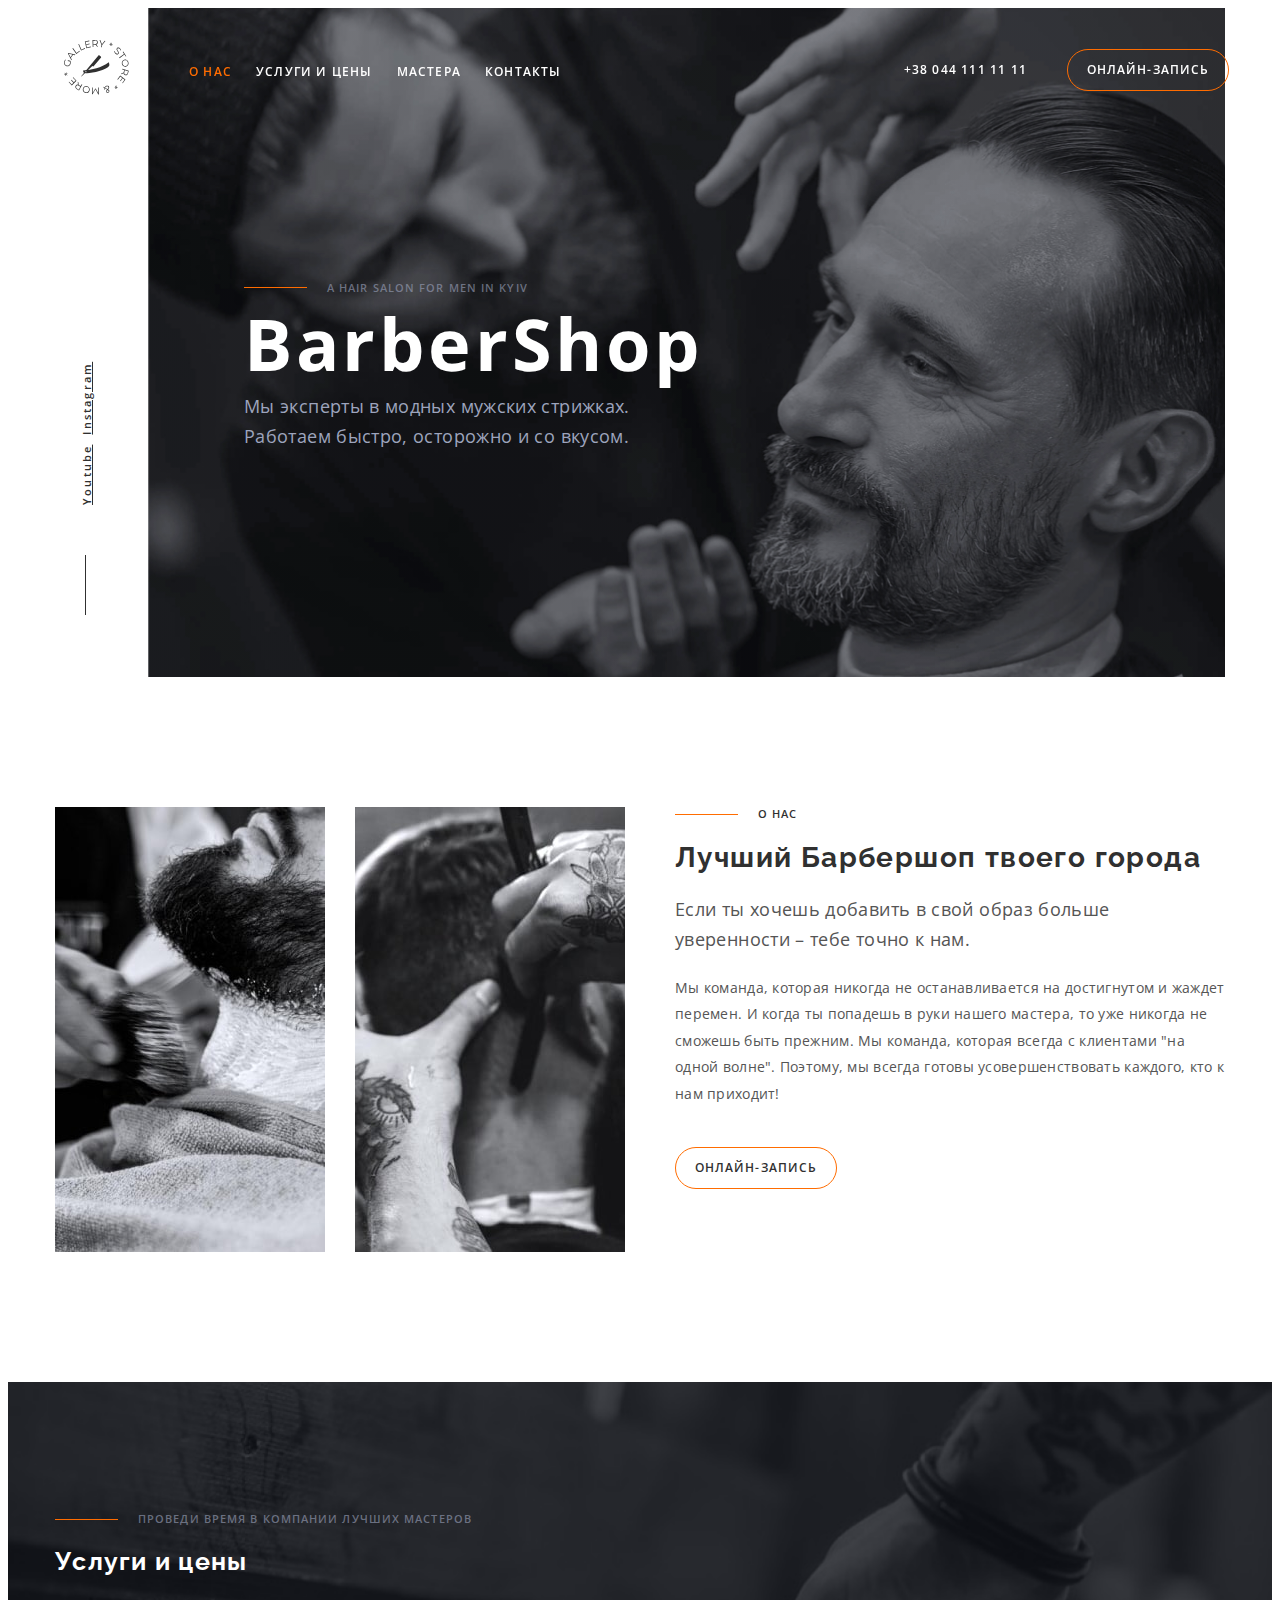
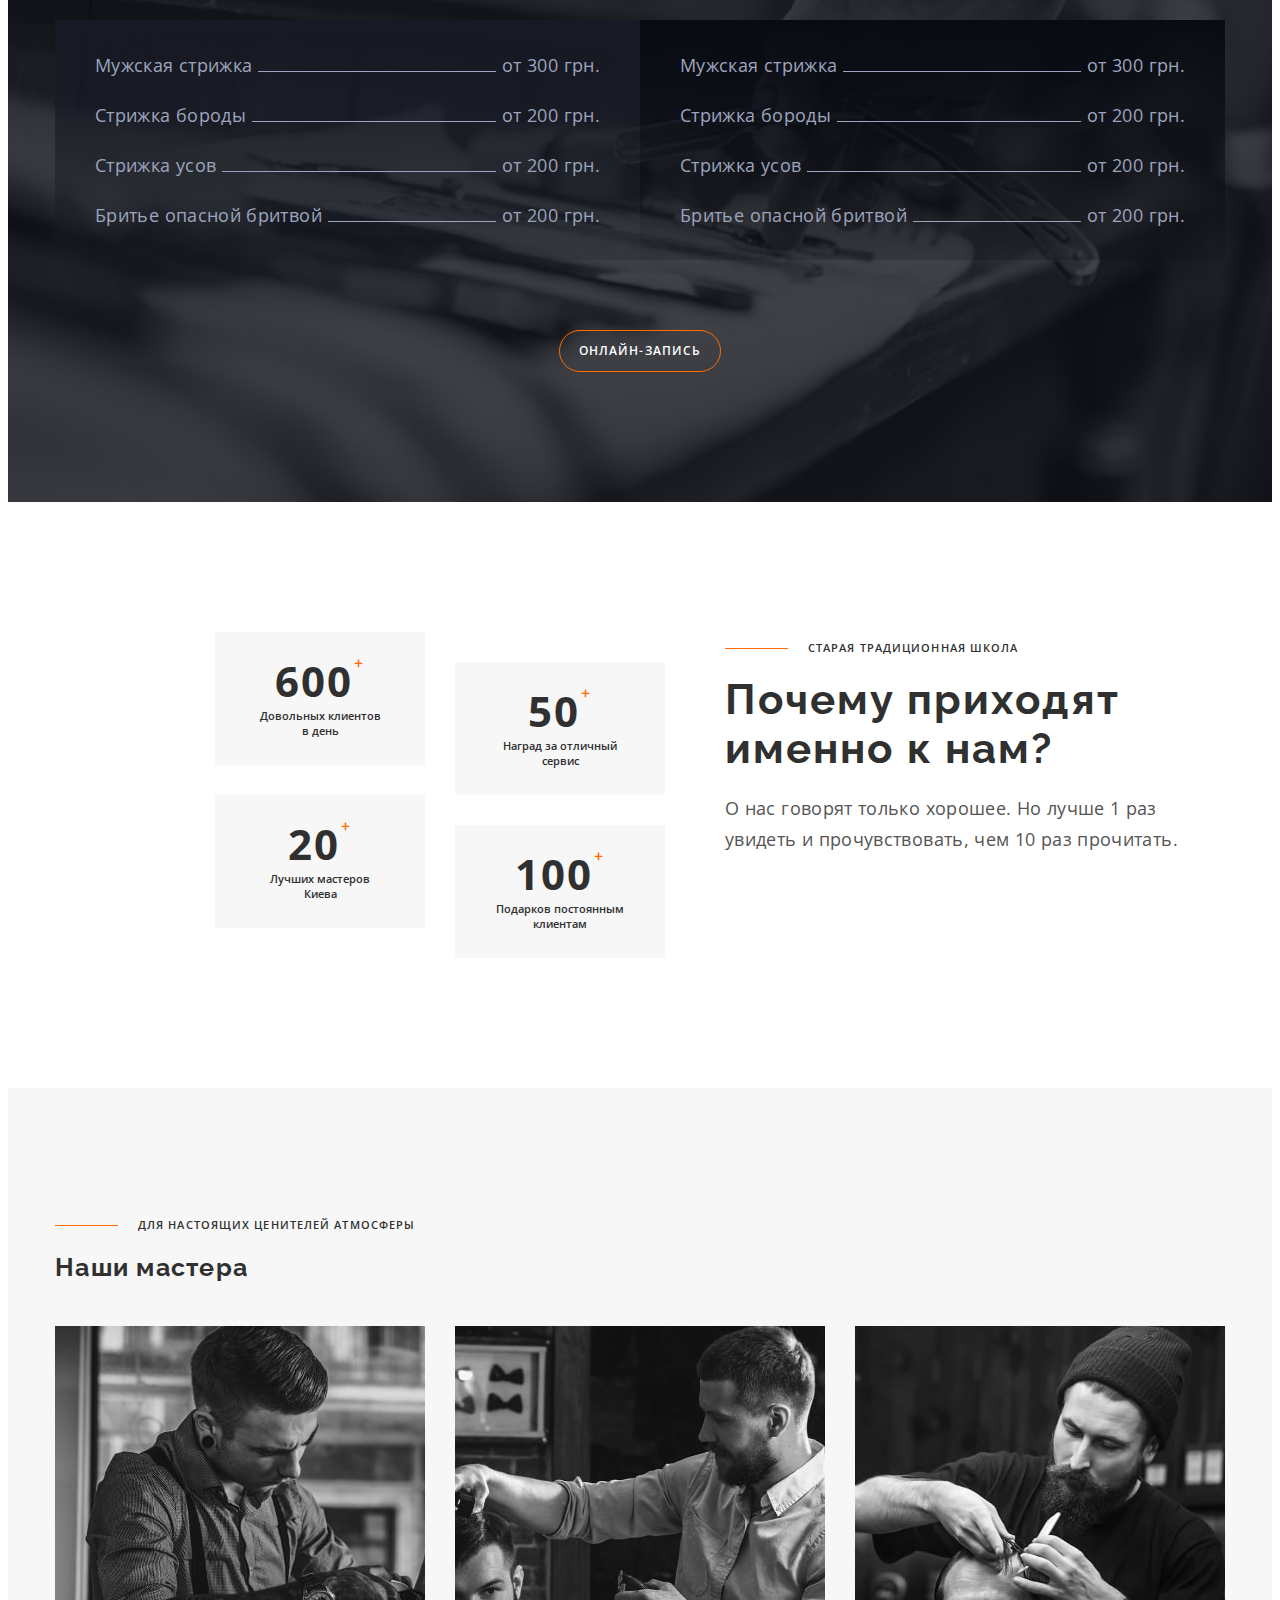
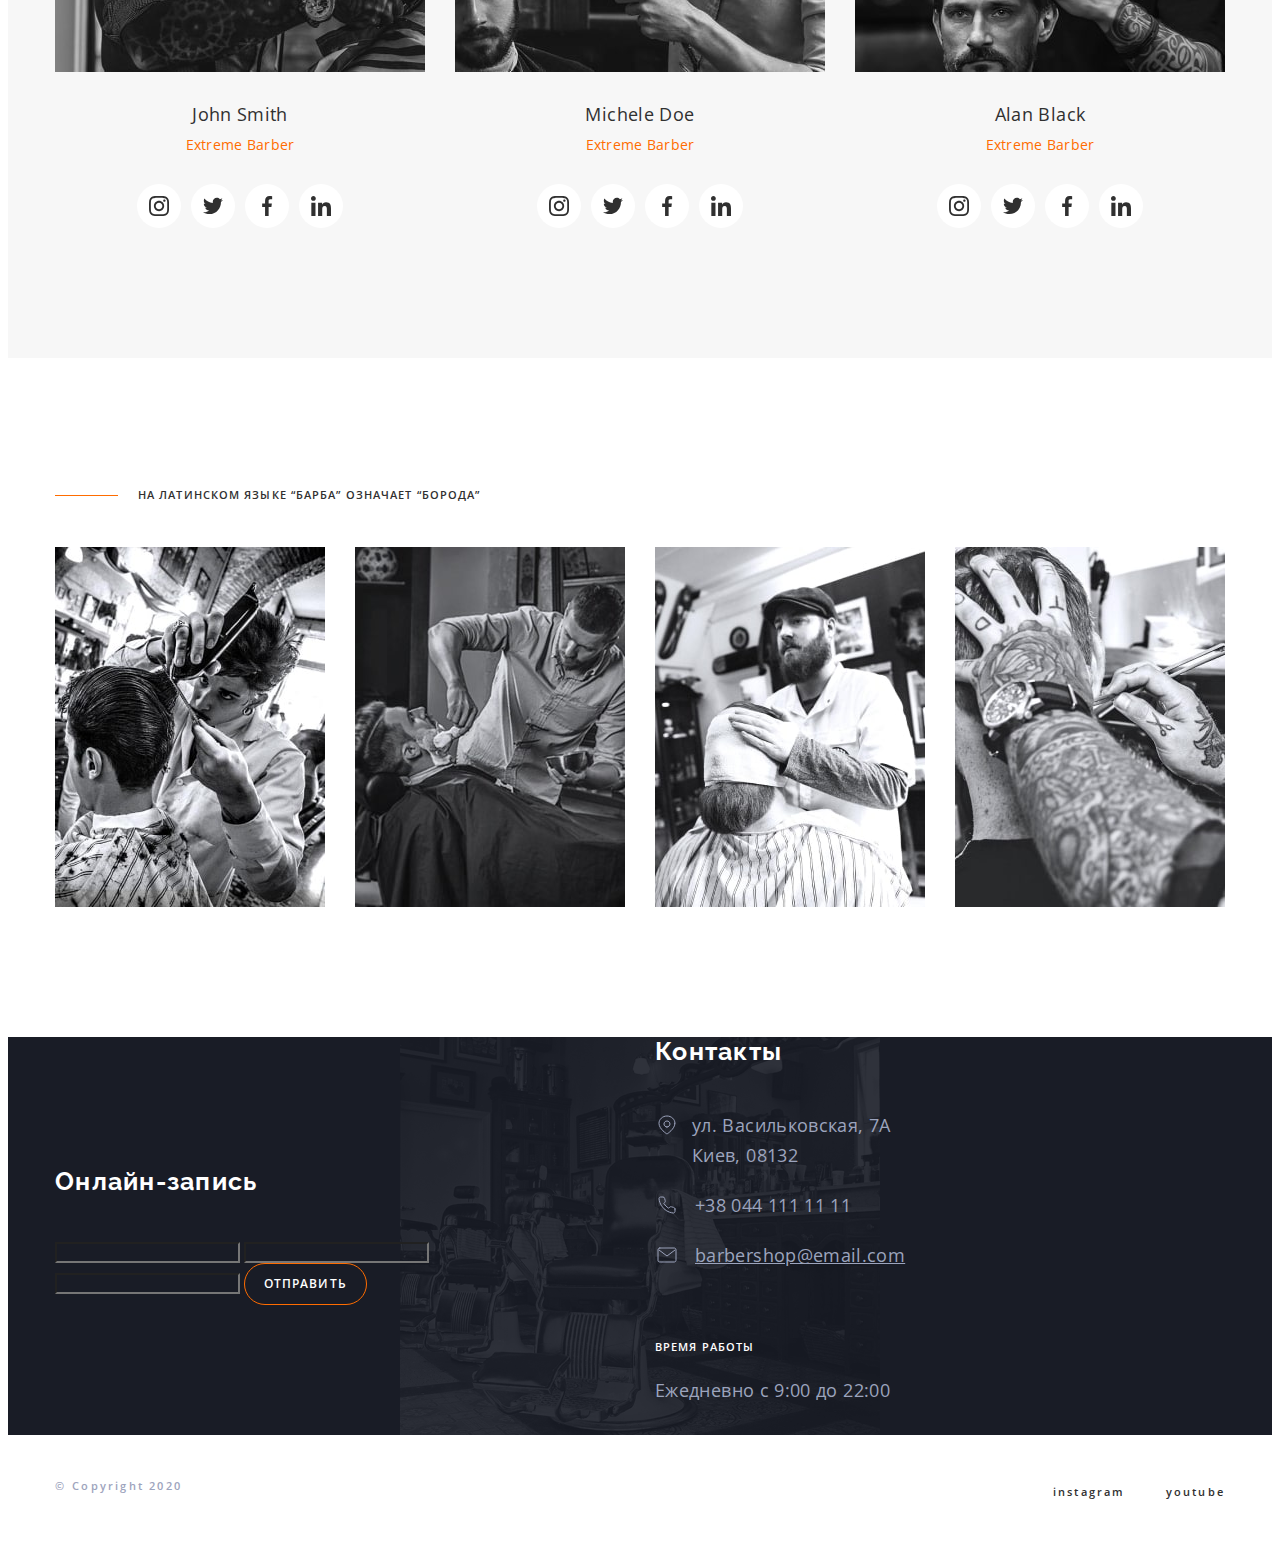
<file: index.html>
<!DOCTYPE html>
<html lang="ru">
  <head>
    <meta charset="UTF-8" />
    <meta http-equiv="X-UA-Compatible" content="IE=edge" />
    <meta name="viewport" content="width=device-width, initial-scale=1.0" />
    <link
      rel="stylesheet"
      href="https://cdnjs.cloudflare.com/ajax/libs/modern-normalize/1.1.0/modern-normalize.min.css"
      integrity="sha512-wpPYUAdjBVSE4KJnH1VR1HeZfpl1ub8YT/NKx4PuQ5NmX2tKuGu6U/JRp5y+Y8XG2tV+wKQpNHVUX03MfMFn9Q=="
      crossorigin="anonymous"
      referrerpolicy="no-referrer"
    />
    <!-- fonts -->
    <link rel="preconnect" href="https://fonts.googleapis.com" />
    <link rel="preconnect" href="https://fonts.gstatic.com" crossorigin />
    <link
      href="https://fonts.googleapis.com/css2?family=Open+Sans:wght@400;600;700&family=Raleway:wght@700&display=swap"
      rel="stylesheet"
    />
    <title>barbershop</title>

    <link
      rel="stylesheet"
      href="https://cdnjs.cloudflare.com/ajax/libs/modern-normalize/1.1.0/modern-normalize.min.css"
      integrity="sha512-wpPYUAdjBVSE4KJnH1VR1HeZfpl1ub8YT/NKx4PuQ5NmX2tKuGu6U/JRp5y+Y8XG2tV+wKQpNHVUX03MfMFn9Q=="
      crossorigin="anonymous"
      referrerpolicy="no-referrer"
    />

    <link
      rel="stylesheet"
      href="https://cdnjs.cloudflare.com/ajax/libs/animate.css/4.1.1/animate.min.css"
    />

    <link
      rel="stylesheet"
      href="https://unpkg.com/swiper@8/swiper-bundle.min.css"
    />
    <link rel="stylesheet" href="./css/main.min.css" />
  </head>

  <body>
    <!-- header -->
    <header class="header">
      <div class="header-container container">
        <a
          class="logo header__logo link animate__animated animate__bounce"
          href="./index.html"
        >
          <svg class="logo__icon" width="66" height="55">
            <use href="./img/icon/symbol-defs.svg#icon-Logo"></use>
          </svg>
        </a>
        <nav class="navigation">
          <ul class="list menu__list">
            <li class="header-item">
              <a class="header-link menu-list__link--current link" href=""
                >О нас</a
              >
            </li>
            <li class="header-item">
              <a class="header-link link" href="">Услуги и цены</a>
            </li>
            <li class="header-item">
              <a class="header-link link" href="#masters">Мастера</a>
            </li>
            <li class="header-item">
              <a class="header-link link" href="">Контакты</a>
            </li>
          </ul>
        </nav>
        <div class="connect">
          <a class="connect__tel link" href="tel:+380441111111"
            >+38 044 111 11 11</a
          >
          <button class="connect__btn btn" data-modal-open type="button">
            онлайн-запись
          </button>
        </div>
        <button type="button" class="btn-menu">
          <svg class="logo__icon" width="24" height="16">
            <use href="./img/icon/symbol-defs.svg#icon-menu"></use>
          </svg>
        </button>
      </div>
      <div class="mob-menu is-hidden" data-menu>
        <div class="container">
          <div class="mob-menu-top">
            <button type="button" class="menu-close-btn">
              <svg class="logo__icon" width="24" height="16">
                <use href="./img/icon/symbol-defs.svg#icon-close"></use>
              </svg>
            </button>
            <ul class="mob-menu-list list">
              <li class="mob-menu-list__item">
                <a
                  href="https://www.google.com/"
                  class="mob-menu-list__link menu-list__link--current link"
                  >О нас</a
                >
              </li>
              <li class="mob-menu-list__item">
                <a href="./portfolio.html" class="mob-menu-list__link link"
                  >Услуги и цены</a
                >
              </li>
              <li class="mob-menu-list__item">
                <a href="#masters" class="mob-menu-list__link link">Мастера</a>
              </li>
              <li class="mob-menu-list__item">
                <a
                  href="https://www.google.com/"
                  class="mob-menu-list__link link"
                  >Контакты</a
                >
              </li>
            </ul>
          </div>
          <div class="mob-menu-bottom">
            <div class="mob-connect">
              <a class="mob-connect__tel link" href="tel:+380441111111"
                >+38 044 111 11 11</a
              >
              <button
                type="button"
                class="mob-connect__btn btn"
                data-modal-open
              >
                Онлайн-запись
              </button>
            </div>
            <ul class="mob-soc-list list">
              <li class="mob-soc-list__item">
                <a href="" target="_blank" class="mob-soc-list__link link"
                  >Instagram</a
                >
              </li>
              <li class="mob-soc-list__item">
                <a href="" target="_blank" class="mob-soc-list__link link"
                  >Youtube</a
                >
              </li>
            </ul>
          </div>
        </div>
      </div>
    </header>

    <main>
      <!-- hero -->
      <section class="hero">
        <div class="container">
          <div class="soc">
            <ul class="soc__list list">
              <li class="soc-list__item">
                <a class="soc-list__link" href="" target="_blank">Youtube</a>
              </li>
              <li class="soc-list__item">
                <a class="soc-list__link" href="" target="_blank">Instagram</a>
              </li>
            </ul>
          </div>
          <!-- hero-wrapper -->
          <div class="swiper hero-swiper">
            <div class="swiper-wrapper">
              <div class="hero-wrapper swiper-slide">
                <div class="hero-content">
                  <p class="hero-content__top-text top-text" lang="en">
                    A hair salon for men in Kyiv
                  </p>
                  <h1 class="hero-content__title" lang="en">BarberShop</h1>
                  <p class="hero-after-title after-title">
                    Мы эксперты в модных мужских стрижках. Работаем быстро,
                    осторожно и со вкусом.
                  </p>
                </div>
                <!-- <div class="pagination">
                  <p>Назад</p>
                  <p>Вперед</p>
                </div> -->
              </div>
              <div class="hero-wrapper swiper-slide">
                <div class="hero-content">
                  <p class="hero-pre-title pre-title" lang="en">
                    A hair salon for men in Kyiv
                  </p>
                  <h1 class="hero-title title" lang="en">BarberShop</h1>
                  <p class="hero-after-title after-title">
                    Мы эксперты в модных мужских стрижках. Работаем быстро,
                    осторожно и со вкусом.
                  </p>
                </div>
                <!-- <div class="pagination">
                  <p>Назад</p>
                  <p>Вперед</p>
                </div> -->
              </div>
            </div>
            <!-- <div class="swiper-pagination"></div> -->
          </div>
        </div>
      </section>

      <!-- about us  -->
      <section class="about section">
        <div class="container about__container">
          <ul class="about__list list">
            <li class="about-list__item">
              <picture>
                <source
                  srcset="
                    ./img/about-us/img1.jpg    1x,
                    ./img/about-us/img1-2x.jpg 2x
                  "
                  media="(min-width: 1200px)"
                />
                <source
                  srcset="
                    ./img/about-us/img1-tab.jpg    1x,
                    ./img/about-us/img1-tab-2x.jpg 2x
                  "
                  media="(min-width: 768px)"
                />
                <img
                  src="./img/about-us/img1-tab.jpg"
                  alt="барбер стрижет клиента"
                />
              </picture>
            </li>
            <li class="about-list__item">
              <picture>
                <source
                  srcset="
                    ./img/about-us/img2.jpg    1x,
                    ./img/about-us/img2-2x.jpg 2x
                  "
                  media="(min-width: 1200px)"
                />
                <source
                  srcset="
                    ./img/about-us/img2-tab.jpg    1x,
                    ./img/about-us/img2-tab-2x.jpg 2x
                  "
                  media="(min-width: 768px)"
                />
                <img
                  src="./img/about-us/img2-tab.jpg"
                  alt="барбер стрижет клиента"
                />
              </picture>
            </li>
          </ul>
          <div class="about-content">
            <p class="about-content__top-text top-text top-text--dark">О НАС</p>
            <h2 class="about-content__title title">
              Лучший Барбершоп твоего города
            </h2>
            <p class="about-after-title after-title">
              Если ты хочешь добавить в свой образ больше уверенности – тебе
              точно к нам.
            </p>
            <p class="about-content__text">
              Мы команда, которая никогда не останавливается на достигнутом и
              жаждет перемен. И когда ты попадешь в руки нашего мастера, то уже
              никогда не сможешь быть прежним. Мы команда, которая всегда с
              клиентами "на одной волне". Поэтому, мы всегда готовы
              усовершенствовать каждого, кто к нам приходит!
            </p>
            <button class="about-content__button-tex btn" type="button">
              онлайн-запись
            </button>
          </div>
        </div>
      </section>

      <!-- Services and prices -->
      <section class="prices section">
        <div class="container">
          <p class="prices-pre-title top-text">
            Проведи время в компании лучших мастеров
          </p>
          <h2 class="prices-title title">Услуги и цены</h2>
          <div class="prices-wrapper">
            <ul class="prices-list list">
              <li class="prices-item">
                <p class="prices-item-text">Мужская стрижка</p>
                <p class="prices-item-text">от 300 грн.</p>
              </li>
              <li class="prices-item">
                <p class="prices-item-text">Стрижка бороды</p>
                <p class="prices-item-text">от 200 грн.</p>
              </li>
              <li class="prices-item">
                <p class="prices-item-text">Стрижка усов</p>
                <p class="prices-item-text">от 200 грн.</p>
              </li>
              <li class="prices-item">
                <p class="prices-item-text">Бритье опасной бритвой</p>
                <p class="prices-item-text">от 200 грн.</p>
              </li>
            </ul>

            <ul class="prices-list list">
              <li class="prices-item">
                <p class="prices-item-text">Мужская стрижка</p>
                <p class="prices-item-text">от 300 грн.</p>
              </li>
              <li class="prices-item">
                <p class="prices-item-text">Стрижка бороды</p>
                <p class="prices-item-text">от 200 грн.</p>
              </li>
              <li class="prices-item">
                <p class="prices-item-text">Стрижка усов</p>
                <p class="prices-item-text">от 200 грн.</p>
              </li>
              <li class="prices-item">
                <p class="prices-item-text">Бритье опасной бритвой</p>
                <p class="prices-item-text">от 200 грн.</p>
              </li>
            </ul>
            <!-- <div class="services">
              <p>Cтрижка у стажера______________________от 50 грн.</p>
              <p>Стрижка под насадку____________________от 200 грн.</p>
              <p>Детская стрижка (до 12 лет)____________от 300 грн.</p>
              <p>Камуфлирование седины__________________от 200 грн.</p>
            </div> -->
          </div>
          <button type="button" class="prices-btn btn">онлайн-запись</button>
        </div>
      </section>

      <!-- reasons Why we are -->
      <section class="reasons section">
        <div class="container">
          <div class="resons-blok">
            <ul class="reasons-list list">
              <li class="reasons-item">
                <!-- <sup>+</sup> -->
                <span class="reasons-item-count">600</span>
                <p class="reasons-item-text">Довольных клиентов в день</p>
              </li>

              <li class="reasons-item">
                <span class="reasons-item-count">50</span>
                <p class="reasons-item-text">Наград за отличный сервис</p>
              </li>
              <li class="reasons-item">
                <span class="reasons-item-count">20</span>
                <p class="reasons-item-text">Лучших мастеров Киева</p>
              </li>
              <li class="reasons-item">
                <span class="reasons-item-count">100</span>
                <p class="reasons-item-text">Подарков постоянным клиентам</p>
              </li>
            </ul>
          </div>
          <!-- why we -->
          <div class="reasons-content">
            <p class="reasons-pre-title top-text top-text--dark">
              старая традиционная школа
            </p>
            <h2 class="rasons-title title">Почему приходят именно к нам?</h2>
            <p class="reasons-after-title after-title">
              О нас говорят только хорошее. Но лучше 1 раз увидеть и
              прочувствовать, чем 10 раз прочитать.
            </p>
          </div>
        </div>
      </section>

      <!-- Our masters -->
      <section class="section masters" id="masters">
        <div class="container">
          <p class="masters-pre-title top-text top-text--dark">
            для настоящих ценителей атмосферы
          </p>
          <h2 class="masters-title title">Наши мастера</h2>
          <ul class="masters-list list">
            <li class="masters-item">
              <picture>
                <source
                  srcset="
                    ./img/masters/img1.jpg    1x,
                    ./img/masters/img1-2x.jpg 2x
                  "
                  media="(min-width: 1200px)"
                />
                <source
                  srcset="
                    ./img/masters/img1-tab.jpg    1x,
                    ./img/masters/img1-tab-2x.jpg 2x
                  "
                  media="(min-width: 768px)"
                />
                <source
                  srcset="
                    ./img/masters/img1-mob.jpg    1x,
                    ./img/masters/img1-mob-2x.jpg 2x
                  "
                  media="(min-width: 320px)"
                />
                <img src="./img/masters/img1-mob.jpg" alt="Барбер Джон Смит" />
              </picture>

              <div class="masters-content">
                <h3 class="masters-item-title" lang="en">John Smith</h3>
                <p class="masters-item-text" lang="en">Extreme Barber</p>
                <ul class="masters-soc-list list">
                  <li class="masters-soc-item">
                    <a class="masters-soc-link link" href="">
                      <svg class="masters-soc-icon" width="20" height="20">
                        <use
                          href="./img/icon/symbol-defs.svg#icon-instagram"
                        ></use>
                      </svg>
                    </a>
                  </li>
                  <li class="masters-soc-item">
                    <a class="masters-soc-link link" href="">
                      <svg class="masters-soc-icon" width="20" height="20">
                        <use
                          href="./img/icon/symbol-defs.svg#icon-twitter"
                        ></use>
                      </svg>
                    </a>
                  </li>
                  <li class="masters-soc-item">
                    <a class="masters-soc-link link" href="">
                      <svg class="masters-soc-icon" width="20" height="20">
                        <use
                          href="./img/icon/symbol-defs.svg#icon-facebook"
                        ></use>
                      </svg>
                    </a>
                  </li>
                  <li class="masters-soc-item">
                    <a class="masters-soc-link link" href="">
                      <svg class="masters-soc-icon" width="20" height="20">
                        <use
                          href="./img/icon/symbol-defs.svg#icon-linkedin"
                        ></use>
                      </svg>
                    </a>
                  </li>
                </ul>
              </div>
            </li>
            <li class="masters-item">
              <picture>
                <source
                  srcset="
                    ./img/masters/img2.jpg    1x,
                    ./img/masters/img2-2x.jpg 2x
                  "
                  media="(min-width: 1200px)"
                />
                <source
                  srcset="
                    ./img/masters/img2-tab.jpg    1x,
                    ./img/masters/img2-tab-2x.jpg 2x
                  "
                  media="(min-width: 768px)"
                />
                <source
                  srcset="
                    ./img/masters/img2-mob.jpg    1x,
                    ./img/masters/img2-mob-2x.jpg 2x
                  "
                  media="(min-width: 320px)"
                />
                <img src="./img/masters/img2-mob.jpg" alt="Барбер Мишель Доу" />
              </picture>
              <div class="masters-content">
                <h3 class="masters-item-title" lang="en">Michele Doe</h3>
                <p class="masters-item-text" lang="en">Extreme Barber</p>
                <ul class="masters-soc-list list">
                  <li class="masters-soc-item">
                    <a class="masters-soc-link link" href="">
                      <svg class="masters-soc-icon" width="20" height="20">
                        <use
                          href="./img/icon/symbol-defs.svg#icon-instagram"
                        ></use>
                      </svg>
                    </a>
                  </li>
                  <li class="masters-soc-item">
                    <a class="masters-soc-link link" href="">
                      <svg class="masters-soc-icon" width="20" height="20">
                        <use
                          href="./img/icon/symbol-defs.svg#icon-twitter"
                        ></use>
                      </svg>
                    </a>
                  </li>
                  <li class="masters-soc-item">
                    <a class="masters-soc-link link" href="">
                      <svg class="masters-soc-icon" width="20" height="20">
                        <use
                          href="./img/icon/symbol-defs.svg#icon-facebook"
                        ></use>
                      </svg>
                    </a>
                  </li>
                  <li class="masters-soc-item">
                    <a class="masters-soc-link link" href="">
                      <svg class="masters-soc-icon" width="20" height="20">
                        <use
                          href="./img/icon/symbol-defs.svg#icon-linkedin"
                        ></use>
                      </svg>
                    </a>
                  </li>
                </ul>
              </div>
            </li>
            <li class="masters-item">
              <picture>
                <source
                  srcset="
                    ./img/masters/img3.jpg    1x,
                    ./img/masters/img3-2x.jpg 2x
                  "
                  media="(min-width: 1200px)"
                />
                <source
                  srcset="
                    ./img/masters/img3-tab.jpg    1x,
                    ./img/masters/img3-tab-2x.jpg 2x
                  "
                  media="(min-width: 768px)"
                />
                <source
                  srcset="
                    ./img/masters/img3-mob.jpg    1x,
                    ./img/masters/img3-mob-2x.jpg 2x
                  "
                  media="(min-width: 320px)"
                />
                <img src="./img/masters/img3-mob.jpg" alt="Барбер Алан Блэк" />
              </picture>

              <div class="masters-content">
                <h3 class="masters-item-title" lang="en">Alan Black</h3>
                <p class="masters-item-text" lang="en">Extreme Barber</p>
                <ul class="masters-soc-list list">
                  <li class="masters-soc-item">
                    <a class="masters-soc-link link" href="">
                      <svg class="masters-soc-icon" width="20" height="20">
                        <use
                          href="./img/icon/symbol-defs.svg#icon-instagram"
                        ></use>
                      </svg>
                    </a>
                  </li>
                  <li class="masters-soc-item">
                    <a class="masters-soc-link link" href="">
                      <svg class="masters-soc-icon" width="20" height="20">
                        <use
                          href="./img/icon/symbol-defs.svg#icon-twitter"
                        ></use>
                      </svg>
                    </a>
                  </li>
                  <li class="masters-soc-item">
                    <a class="masters-soc-link link" href="">
                      <svg class="masters-soc-icon" width="20" height="20">
                        <use
                          href="./img/icon/symbol-defs.svg#icon-facebook"
                        ></use>
                      </svg>
                    </a>
                  </li>
                  <li class="masters-soc-item">
                    <a class="masters-soc-link link" href="">
                      <svg class="masters-soc-icon" width="20" height="20">
                        <use
                          href="./img/icon/symbol-defs.svg#icon-linkedin"
                        ></use>
                      </svg>
                    </a>
                  </li>
                </ul>
              </div>
            </li>
          </ul>
        </div>
      </section>

      <!-- portfolio -->
      <section class="section gallery">
        <div class="container">
          <p class="gallery-pre-title top-text top-text--dark">
            На латинском языке “барба” означает “борода”
          </p>
          <h2 class="visually-hidden">галерея</h2>
          <ul class="gallery-list list">
            <li class="gallery-item">
              <picture>
                <source
                  srcset="
                    ./img/portfolio/portfolio-1.jpg    1x,
                    ./img/portfolio/portfolio-1-2x.jpg 2x
                  "
                  media="(min-width: 1200px)"
                />
                <source
                  srcset="
                    ./img/portfolio/portfolio-1-tab.jpg    1x,
                    ./img/portfolio/portfolio-1-tab-2x.jpg 2x
                  "
                  media="(min-width: 768px)"
                />
                <source
                  srcset="
                    ./img/portfolio/portfolio-1-mob.jpg    1x,
                    ./img/portfolio/portfolio-1-mob-2x.jpg 2x
                  "
                  media="(min-width: 320px)"
                />
                <img src="./img/portfolio/portfolio-1-mob.jpg" alt="" />
              </picture>
            </li>
            <li class="gallery-item">
              <picture>
                <source
                  srcset="
                    ./img/portfolio/portfolio-2.jpg    1x,
                    ./img/portfolio/portfolio-2-2x.jpg 2x
                  "
                  media="(min-width: 1200px)"
                />
                <source
                  srcset="
                    ./img/portfolio/portfolio-2-tab.jpg    1x,
                    ./img/portfolio/portfolio-2-tab-2x.jpg 2x
                  "
                  media="(min-width: 768px)"
                />
                <source
                  srcset="
                    ./img/portfolio/portfolio-2-mob.jpg    1x,
                    ./img/portfolio/portfolio-2-mob-2x.jpg 2x
                  "
                  media="(min-width: 320px)"
                />
                <img src="./img/portfolio/portfolio-2-mob.jpg" alt="" />
              </picture>
            </li>
            <li class="gallery-item">
              <picture>
                <source
                  srcset="
                    ./img/portfolio/portfolio-3.jpg    1x,
                    ./img/portfolio/portfolio-3-2x.jpg 2x
                  "
                  media="(min-width: 1200px)"
                />
                <source
                  srcset="
                    ./img/portfolio/portfolio-3-tab.jpg    1x,
                    ./img/portfolio/portfolio-3-tab-2x.jpg 2x
                  "
                  media="(min-width: 768px)"
                />
                <source
                  srcset="
                    ./img/portfolio/portfolio-3-mob.jpg    1x,
                    ./img/portfolio/portfolio-3-mob-2x.jpg 2x
                  "
                  media="(min-width: 320px)"
                />
                <img src="./img/portfolio/portfolio-3-mob.jpg" alt="" />
              </picture>
            </li>
            <li class="gallery-item">
              <picture>
                <source
                  srcset="
                    ./img/portfolio/portfolio-4.jpg    1x,
                    ./img/portfolio/portfolio-4-2x.jpg 2x
                  "
                  media="(min-width: 1200px)"
                />
                <source
                  srcset="
                    ./img/portfolio/portfolio-4-tab.jpg    1x,
                    ./img/portfolio/portfolio-4-tab-2x.jpg 2x
                  "
                  media="(min-width: 768px)"
                />
                <source
                  srcset="
                    ./img/portfolio/portfolio-4-mob.jpg    1x,
                    ./img/portfolio/portfolio-4-mob-2x.jpg 2x
                  "
                  media="(min-width: 320px)"
                />
                <img src="./img/portfolio/portfolio-4-mob.jpg" alt="" />
              </picture>
            </li>
          </ul>
        </div>
      </section>

      <!-- contacts -->
      <section class="form-section">
        <div class="section-wrap">
          <div class="container">
            <div class="form">
              <h2 class="form-title title">Онлайн-запись</h2>
              <form action="">
                <label for="">
                  <input type="text" />
                </label>
                <label for="">
                  <input type="text" />
                </label>
                <label for="">
                  <input type="text" />
                </label>
                <button type="submit" class="btn">отправить</button>
              </form>
            </div>
            <div class="contact">
              <h2 class="contact-title title">Контакты</h2>
              <address class="contact-address">
                <ul class="contact-list list">
                  <li class="contact-item">
                    <a
                      class="contact-link link"
                      href="https://goo.gl/maps/dcLHtPZUcBXZgfJo6"
                      target="_blank"
                      rel="noopener noreferrer"
                      >ул. Васильковская, 7А Киев, 08132</a
                    >
                  </li>
                  <li class="contact-item">
                    <a class="contact-link link" href="tel:+380441111111"
                      >+38 044 111 11 11</a
                    >
                  </li>
                  <li class="contact-item">
                    <a class="contact-link" href="mailto:barbershop@email.com"
                      >barbershop@email.com</a
                    >
                  </li>
                </ul>
              </address>
              <b class="contact-time-title pre-title">время работы</b>
              <p class="contact-time-text">Ежедневно с 9:00 до 22:00</p>
            </div>
          </div>
        </div>
      </section>
    </main>

    <!-- footer -->
    <footer class="footer-copy">
      <div class="container">
        <div class="footer-block">
          <p class="footer-text"><span>&copy;</span>Copyright 2020</p>
          <ul class="footer-list list">
            <li class="footer-item">
              <a
                class="footer-link link"
                href="https://www.instagram.com"
                target="_blank"
                >instagram</a
              >
            </li>
            <li class="footer-item">
              <a
                class="footer-link link"
                href="https://www.youtube.com/"
                target="_blank"
                >youtube</a
              >
            </li>
          </ul>
        </div>
      </div>
    </footer>

    <!-- MODAL -->
    <div class="backdrop is-hidden" data-modal>
      <div class="modal">
        <div class="modal-close" data-modal-close></div>
        <form cls="modal-form" action="#">
          <input type="text" name="name" placeholder="name" />
          <button type="submit">відправити</button>
        </form>
      </div>
    </div>

    <!-- <script src="https://unpkg.com/swiper@8/swiper-bundle.min.js"></script> -->
    <script src="./js/menu.js"></script>
    <script src="./js/main.js"></script>
  </body>
</html>
</file>
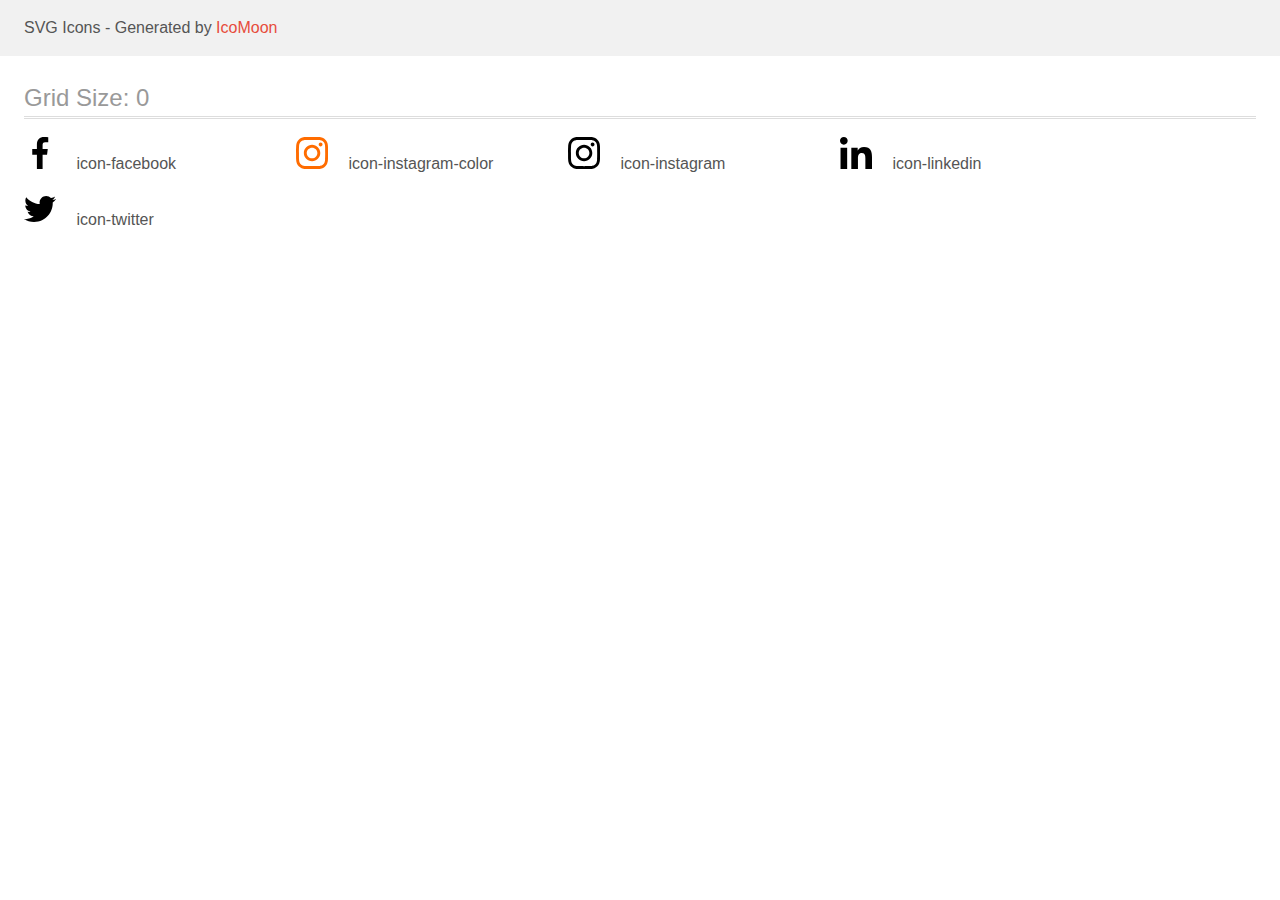
<file: img/icon/icomoon/demo.html>
<!doctype html>
<html>
<head>
    <title>IcoMoon - SVG Icons</title>
    <meta charset="utf-8">
    <meta name="viewport" content="width=device-width, initial-scale=1">
    <link rel="stylesheet" href="demo-files/demo.css">
    <link rel="stylesheet" href="style.css">
</head>
<body>
<svg aria-hidden="true" style="position: absolute; width: 0; height: 0; overflow: hidden;" version="1.1" xmlns="http://www.w3.org/2000/svg" xmlns:xlink="http://www.w3.org/1999/xlink">
<defs>
<symbol id="icon-facebook" viewBox="0 0 32 32">
<path d="M21.328 5.312h2.923v-5.088c-1.232-0.143-2.66-0.224-4.108-0.224-0.052 0-0.104 0-0.156 0l0.008-0c-4.213 0-7.099 2.65-7.099 7.52v4.48h-4.646v5.688h4.646v14.312h5.699v-14.31h4.459l0.707-5.688h-5.168v-3.922c0-1.643 0.443-2.768 2.734-2.768z"></path>
</symbol>
<symbol id="icon-instagram-color" viewBox="0 0 32 32">
<path fill="#ff6c00" style="fill: var(--color1, #ff6c00)" d="M31.969 9.408c-0.075-1.7-0.35-2.869-0.744-3.882-0.406-1.075-1.032-2.038-1.851-2.838-0.8-0.813-1.769-1.444-2.832-1.844-1.019-0.394-2.182-0.669-3.882-0.744-1.713-0.081-2.257-0.1-6.601-0.1s-4.888 0.019-6.595 0.094c-1.7 0.075-2.869 0.35-3.882 0.744-1.075 0.406-2.038 1.031-2.838 1.85-0.813 0.8-1.444 1.769-1.844 2.832-0.394 1.019-0.669 2.182-0.744 3.882-0.081 1.713-0.1 2.257-0.1 6.601s0.019 4.888 0.094 6.595c0.075 1.7 0.35 2.869 0.744 3.882 0.406 1.075 1.038 2.038 1.85 2.838 0.8 0.813 1.769 1.444 2.832 1.844 1.019 0.394 2.182 0.669 3.882 0.744 1.706 0.075 2.25 0.094 6.595 0.094s4.888-0.019 6.595-0.094c1.7-0.075 2.869-0.35 3.882-0.744 2.151-0.832 3.851-2.532 4.682-4.682 0.394-1.019 0.669-2.182 0.744-3.882 0.075-1.707 0.094-2.251 0.094-6.595s-0.006-4.888-0.081-6.595zM29.087 22.473c-0.069 1.563-0.331 2.407-0.55 2.969-0.538 1.394-1.644 2.5-3.038 3.038-0.563 0.219-1.413 0.481-2.969 0.55-1.688 0.075-2.194 0.094-6.464 0.094s-4.782-0.019-6.464-0.094c-1.563-0.069-2.407-0.331-2.969-0.55-0.694-0.256-1.325-0.663-1.838-1.194-0.531-0.519-0.938-1.144-1.194-1.838-0.219-0.563-0.481-1.413-0.55-2.969-0.075-1.688-0.094-2.194-0.094-6.464s0.019-4.782 0.094-6.464c0.069-1.563 0.331-2.407 0.55-2.969 0.256-0.694 0.663-1.325 1.2-1.838 0.519-0.531 1.144-0.938 1.838-1.194 0.563-0.219 1.413-0.481 2.969-0.55 1.688-0.075 2.194-0.094 6.464-0.094 4.276 0 4.782 0.019 6.464 0.094 1.563 0.069 2.407 0.331 2.969 0.55 0.694 0.256 1.325 0.662 1.838 1.194 0.531 0.519 0.938 1.144 1.194 1.838 0.219 0.563 0.481 1.413 0.55 2.969 0.075 1.688 0.094 2.194 0.094 6.464s-0.019 4.77-0.094 6.458z"></path>
<path fill="#ff6c00" style="fill: var(--color1, #ff6c00)" d="M16.059 7.783c-4.538 0-8.22 3.682-8.22 8.22s3.682 8.22 8.22 8.22c4.538 0 8.22-3.682 8.22-8.22s-3.682-8.22-8.22-8.22zM16.059 21.335c-2.944 0-5.332-2.388-5.332-5.332s2.388-5.332 5.332-5.332c2.944 0 5.332 2.388 5.332 5.332s-2.388 5.332-5.332 5.332z"></path>
<path fill="#ff6c00" style="fill: var(--color1, #ff6c00)" d="M26.524 7.458c0 1.060-0.859 1.919-1.919 1.919s-1.919-0.859-1.919-1.919c0-1.060 0.859-1.919 1.919-1.919s1.919 0.859 1.919 1.919z"></path>
</symbol>
<symbol id="icon-instagram" viewBox="0 0 32 32">
<path d="M31.968 9.408c-0.074-1.701-0.349-2.869-0.744-3.882-0.423-1.111-1.052-2.058-1.847-2.837l-0.001-0.001c-0.78-0.792-1.724-1.419-2.778-1.827l-0.054-0.018c-1.021-0.394-2.182-0.667-3.883-0.742-1.712-0.082-2.256-0.101-6.602-0.101-4.344 0-4.888 0.019-6.595 0.094-1.701 0.074-2.869 0.349-3.88 0.742-1.112 0.424-2.060 1.054-2.839 1.85l-0.001 0.001c-0.791 0.78-1.418 1.724-1.825 2.778l-0.018 0.054c-0.395 1.019-0.669 2.181-0.744 3.882-0.082 1.712-0.101 2.256-0.101 6.602 0 4.344 0.019 4.888 0.094 6.595 0.075 1.701 0.35 2.869 0.744 3.882 0.426 1.11 1.055 2.057 1.849 2.837l0.001 0.001c0.8 0.813 1.77 1.443 2.832 1.843 1.019 0.395 2.182 0.67 3.882 0.744 1.707 0.075 2.251 0.094 6.595 0.094 4.346 0 4.89-0.019 6.595-0.094 1.701-0.074 2.869-0.349 3.882-0.742 2.157-0.85 3.833-2.526 4.664-4.628l0.019-0.055c0.394-1.019 0.669-2.182 0.744-3.882 0.075-1.707 0.093-2.251 0.093-6.595s-0.006-4.888-0.080-6.595zM29.088 22.474c-0.070 1.563-0.333 2.406-0.552 2.97-0.551 1.399-1.638 2.486-3.001 3.024l-0.036 0.013c-0.563 0.219-1.413 0.482-2.97 0.55-1.688 0.075-2.194 0.094-6.464 0.094-4.269 0-4.782-0.019-6.464-0.094-1.563-0.069-2.406-0.331-2.97-0.55-0.721-0.269-1.334-0.676-1.836-1.192l-0.001-0.001c-0.517-0.503-0.924-1.117-1.184-1.803l-0.011-0.034c-0.218-0.563-0.48-1.413-0.549-2.97-0.075-1.688-0.094-2.195-0.094-6.464 0-4.27 0.019-4.784 0.094-6.464 0.069-1.563 0.331-2.406 0.549-2.97 0.269-0.722 0.678-1.337 1.198-1.837l0.002-0.002c0.504-0.517 1.119-0.923 1.806-1.182l0.034-0.011c0.56-0.219 1.411-0.48 2.968-0.55 1.688-0.074 2.194-0.093 6.464-0.093 4.275 0 4.782 0.019 6.464 0.093 1.562 0.069 2.406 0.331 2.97 0.55 0.693 0.256 1.325 0.662 1.837 1.194 0.531 0.52 0.938 1.144 1.195 1.84 0.218 0.56 0.48 1.411 0.549 2.968 0.075 1.688 0.094 2.194 0.094 6.464 0 4.269-0.019 4.768-0.094 6.458z"></path>
<path d="M16.059 7.782c-4.539 0.002-8.218 3.682-8.219 8.221v0c0 0 0 0.001 0 0.002 0 4.541 3.681 8.222 8.222 8.222s8.222-3.681 8.222-8.222c0-4.541-3.681-8.222-8.222-8.222-0.001 0-0.001 0-0.002 0h0zM16.059 21.334c-2.945-0-5.332-2.388-5.332-5.333s2.388-5.333 5.333-5.333c0 0 0.001 0 0.001 0h-0c2.946 0 5.334 2.388 5.334 5.334s-2.388 5.334-5.334 5.334v0zM26.525 7.458c0 1.060-0.86 1.92-1.92 1.92s-1.92-0.86-1.92-1.92v0c0-1.060 0.86-1.92 1.92-1.92s1.92 0.86 1.92 1.92v0z"></path>
</symbol>
<symbol id="icon-linkedin" viewBox="0 0 32 32">
<path d="M31.992 32h0.008v-11.738c0-5.741-1.237-10.163-7.947-10.163-3.227 0-5.392 1.77-6.277 3.45h-0.093v-2.914h-6.365v21.363h6.627v-10.578c0-2.786 0.528-5.48 3.978-5.48 3.398 0 3.448 3.179 3.448 5.658v10.402h6.621zM0.528 10.635h6.635v21.365h-6.635v-21.365zM3.843 0c-2.123 0-3.843 1.721-3.843 3.843v0c0 2.12 1.722 3.878 3.843 3.878 2.12 0 3.842-1.757 3.842-3.878s-1.72-3.841-3.841-3.843h-0z"></path>
</symbol>
<symbol id="icon-twitter" viewBox="0 0 32 32">
<path d="M32 6.078c-1.1 0.493-2.376 0.857-3.713 1.028l-0.068 0.007c1.36-0.817 2.382-2.078 2.873-3.579l0.013-0.046c-1.197 0.722-2.591 1.273-4.076 1.573l-0.084 0.014c-1.2-1.279-2.9-2.076-4.787-2.076-3.622 0-6.558 2.936-6.558 6.558 0 0.001 0 0.003 0 0.004v-0c0 0.52 0.043 1.021 0.152 1.496-5.454-0.266-10.28-2.88-13.522-6.861-0.564 0.949-0.899 2.092-0.902 3.313v0.001c0 2.272 1.171 4.286 2.914 5.451-1.091-0.030-2.107-0.325-2.994-0.823l0.033 0.017v0.072c0.003 3.165 2.236 5.807 5.213 6.44l0.043 0.008c-0.499 0.136-1.071 0.215-1.662 0.215-0.020 0-0.041-0-0.061-0l0.003 0c-0.419 0-0.843-0.024-1.242-0.112 0.85 2.598 3.261 4.509 6.13 4.57-2.215 1.746-5.045 2.8-8.122 2.8-0.004 0-0.008 0-0.013 0h0.001c-0.018 0-0.040 0-0.062 0-0.531 0-1.055-0.034-1.569-0.099l0.061 0.006c2.826 1.846 6.287 2.944 10.004 2.944 0.021 0 0.042-0 0.063-0h-0.003c12.072 0 18.672-10 18.672-18.669 0-0.288-0.010-0.57-0.024-0.848 1.299-0.936 2.39-2.064 3.258-3.355l0.030-0.047z"></path>
</symbol>
</defs>
</svg>

<header class="bgc1 clearfix">
<div class="mhl">
    <p>SVG Icons - Generated by <a href="https://icomoon.io/app">IcoMoon</a></p>
</div>
</header>
    <div class="clearfix mhl ptl">
        <h1 class="mvm mtn fgc1">Grid Size: 0</h1>
        <div class="glyph fs1">
            <div class="clearfix pbs">
                <svg class="icon icon-facebook"><use xlink:href="#icon-facebook"></use></svg><span class="name"> icon-facebook</span>
            </div>
        </div>
        <div class="glyph fs1">
            <div class="clearfix pbs">
                <svg class="icon icon-instagram-color"><use xlink:href="#icon-instagram-color"></use></svg><span class="name"> icon-instagram-color</span>
            </div>
        </div>
        <div class="glyph fs1">
            <div class="clearfix pbs">
                <svg class="icon icon-instagram"><use xlink:href="#icon-instagram"></use></svg><span class="name"> icon-instagram</span>
            </div>
        </div>
        <div class="glyph fs1">
            <div class="clearfix pbs">
                <svg class="icon icon-linkedin"><use xlink:href="#icon-linkedin"></use></svg><span class="name"> icon-linkedin</span>
            </div>
        </div>
        <div class="glyph fs1">
            <div class="clearfix pbs">
                <svg class="icon icon-twitter"><use xlink:href="#icon-twitter"></use></svg><span class="name"> icon-twitter</span>
            </div>
        </div>
  </div>
<script defer src="svgxuse.js"></script>
</body>
</html>
</file>
<file: img/icon/icomoon/demo-files/demo.css>
body {
  padding: 0;
  margin: 0;
  font-family: sans-serif;
  font-size: 1em;
  line-height: 1.5;
  color: #555;
  background: #fff;
}
h1 {
  font-size: 1.5em;
  font-weight: normal;
  box-shadow: 0 1px #ddd, 0 2px #fff, 0 3px #ddd;
}
small {
  font-size: .66666667em;
}
a {
  color: #e74c3c;
  text-decoration: none;
}
a:hover, a:focus {
  box-shadow: 0 1px #e74c3c;
}
.bshadow0, input {
  box-shadow: inset 0 -2px #e7e7e7;
}
input:hover {
  box-shadow: inset 0 -2px #ccc;
}
input, fieldset {
  font-size: 1em;
  margin: 0;
  padding: 0;
  border: 0;
}
input {
  color: inherit;
  line-height: 1.5;
  height: 1.5em;
  padding: .25em 0;
}
input:focus {
  outline: none;
  box-shadow: inset 0 -2px #449fdb;
}
.glyph {
  font-size: 16px;
  margin-right: 1.5em;
  float: left;
  width: 7em;
}
svg {
  color: #000;
}
.liga {
  width: 80%;
  width: calc(100% - 2.5em);
}
.talign-right {
  text-align: right;
}
.talign-center {
  text-align: center;
}
.bgc1 {
  background: #f1f1f1;
}
.fgc0 {
  color: #000;
}
.fgc1 {
  color: #999;
}
p {
  margin-top: 1em;
  margin-bottom: 1em;
}
.mvm {
  margin-top: .75em;
  margin-bottom: .75em;
}
.mtn {
  margin-top: 0;
}
.mtl, .mal {
  margin-top: 1.5em;
}
.mbl, .mal {
  margin-bottom: 1.5em;
}
.mal, .mhl {
  margin-left: 1.5em;
  margin-right: 1.5em;
}
.mhmm {
  margin-left: 1em;
  margin-right: 1em;
}
.ptl {
  padding-top: 1.5em;
}
.pbs, .pvs {
  padding-bottom: .25em;
}
.pvs, .pts {
  padding-top: .25em;
}
.unit {
  float: left;
}
.unitRight {
  float: right;
}
.size1of2 {
  width: 50%;
}
.size1of1 {
  width: 100%;
}
.clearfix:before, .clearfix:after {
  content: " ";
  display: table;
}
.clearfix:after {
  clear: both;
}
.hidden-true {
  display: none;
}
.textbox0 {
  width: 3em;
  background: #f1f1f1;
  padding: .25em .5em;
  line-height: 1.5;
  height: 1.5em;
}
.fs0 {
  font-size: 16px;
}
.fs1 {
  font-size: 32px;
}
.name {
  font-size: 0.5em;
  margin-left: 1em;
}
</file>
<file: img/icon/icomoon/style.css>
.icon {
  display: inline-block;
  width: 1em;
  height: 1em;
  stroke-width: 0;
  stroke: currentColor;
  fill: currentColor;
}

/* ==========================================
Single-colored icons can be modified like so:
.icon-name {
  font-size: 32px;
  color: red;
}
========================================== */
</file>
<file: css/main.min.css>
:root{--header-color: #ffffff;--first-title-color: #ffffff;--secondary-title-color: #303030;--first-btn-color: #ffffff;--secondery-btn-color: #303030;--accent-color: #ff6c00;--secondery-font-family: "Raleway", sans-serif;--tipycal-gap: 20px}html{box-sizing:border-box}*,*::before,*::after{box-sizing:inherit}h1,h2,h3,h4,p{margin:0}ul{padding-left:0;margin:0}img{display:block;width:100%}input{background:rgba(0,0,0,0)}body{font-family:"Open Sans",sans-serif;color:var(--primary-color);background-color:var(--secondary-color);overflow-x:hidden}.list{list-style:none}.link{text-decoration:none}.section{padding-top:84px;padding-bottom:84px}@media screen and (min-width: 1200px){.section{padding-top:130px;padding-bottom:130px}}.top-text{display:flex;align-items:center;margin-bottom:var(--tipycal-gap);font-weight:600;font-size:11px;line-height:1.36;letter-spacing:.1em;text-transform:uppercase;color:#303030}.top-text::before{content:"";width:63px;height:1px;margin-right:20px;background-color:var(--accent-color)}.after-title{font-weight:400;font-size:18px;line-height:1.67;letter-spacing:.02em;margin-bottom:var(--tipycal-gap)}.btn{font-family:inherit;font-weight:600;font-size:12px;line-height:1.33;letter-spacing:.09em;text-transform:uppercase;padding:12px 19px;color:var(--first-btn-color);border:1px solid #ff6c00;border-radius:25px;background-color:rgba(0,0,0,0);transition:background-color 300ms linear,color 300ms linear;cursor:pointer}.btn:hover,.btn:focus{background-color:var(--accent-color);color:var(--first-btn-color)}.btn-menu{display:flex;align-items:center;justify-content:center;background-color:inherit;border:none;overflow:hidden}@media screen and (min-width: 768px){.btn-menu{display:none}}.title{margin-bottom:44px;font-family:var(--secondery-font-family);font-size:25px;line-height:1.16;letter-spacing:.05em;color:var(--secondary-title-color)}.backdrop{position:fixed;top:0;width:100%;height:100vh;background-color:rgba(32,29,29,.626);z-index:10}.modal{position:absolute;top:50%;left:50%;width:500px;min-height:600px;background:#fff;transform:translate(-50%, -50%);border-radius:5px}.modal-close:after{content:"X";position:absolute;top:8px;right:8px;width:30px;height:30px;padding:8px;line-height:1;text-align:end;border:1px solid red;border-radius:50%}.visually-hidden{position:absolute;width:1px;height:1px;margin:-1px;border:0;padding:0;white-space:nowrap;-webkit-clip-path:inset(50%);clip-path:inset(50%);clip:rect(0 0 0 0);overflow:hidden}.pagination{display:flex;justify-content:end;margin-right:45px;margin-bottom:40px;color:#fff}.pagination p{font-weight:600;font-size:11px;line-height:1.36;letter-spacing:.1em;color:rgba(157,164,189,.6)}.pagination p:last-child{margin-left:25px;text-align:right}.pagination p::after{content:"";display:block;width:57px;height:1px;margin-top:8px;background-color:#fff}.swiper-pagination-bullet{width:10px;height:1px}.container{max-width:480px;padding:0 15px;margin:0 auto}@media screen and (min-width: 768px){.container{max-width:768px}}@media screen and (min-width: 1200px){.container{max-width:1200px}}.header{position:absolute;width:100%;z-index:10}@media screen and (max-width: 767px){.header{padding-top:40px}}@media screen and (min-width: 1200px){.header{padding-top:32px}}.header-container{display:flex;justify-content:space-between;align-items:center}.header__logo{fill:#fff}@media screen and (min-width: 768px){.header__logo{fill:#303030;margin-right:60px}}.navigation{display:none}@media screen and (min-width: 768px){.navigation{display:flex;align-items:center}}@media screen and (min-width: 768px){.menu__list{display:flex;-moz-column-gap:24px;column-gap:24px}}.header-link,.connect__tel{font-weight:600;font-size:12px;line-height:1.33;letter-spacing:.1em;text-transform:uppercase;color:var(--first-btn-color);transition:color 300ms linear}.header-link:hover,.header-link:focus{color:var(--accent-color)}.connect{display:none;margin-left:auto}@media screen and (min-width: 768px){.connect{display:flex;flex-direction:column-reverse;align-items:center;margin-top:40px}}@media screen and (min-width: 1200px){.connect{flex-direction:row;margin-top:0;margin-right:4px}}@media screen and (min-width: 768px){.connect__tel{margin-top:20px}}@media screen and (min-width: 1200px){.connect__tel{margin-top:0;margin-right:40px}}.mob-menu{position:absolute;top:0;right:0;padding:118px 18px;width:calc(100% - 133px);height:100vh;background-color:#fff;transform:translateX(0);opacity:1;visibility:visible;transition:all .5s}.mob-menu .mob-connect__btn{margin-top:36px;margin-bottom:76px;color:#303030}.menu-close-btn{position:absolute;top:48px;right:31px;border:none;background-color:inherit}.mob-menu-top{margin-bottom:64px}.mob-menu-list__item:not(:last-child){margin-bottom:24px}.menu-list__link{text-decoration:none;font-family:"Open Sans";font-style:normal;font-weight:600;font-size:18px;line-height:25px;letter-spacing:.1em;color:#303030}.menu-list__link--current{color:var(--accent-color)}.is-hidden{transform:translateX(100%);opacity:0;visibility:hidden;pointer-events:none;transition:all .5s}.soc{display:none}@media screen and (min-width: 768px){.soc{width:93px;display:flex;align-items:flex-end;padding-bottom:40px}}.soc__list{display:flex;align-items:center;-moz-column-gap:10px;column-gap:10px;transform-origin:top left;transform:rotate(-90deg) translateY(19px)}.soc__list::before{content:"";width:60px;height:1px;background-color:var(--secondery-btn-color);margin-right:40px}.soc-list__link{font-weight:600;font-size:11px;line-height:1.36;letter-spacing:.2em;color:var(--secondery-btn-color);transition:.3s}.soc-list__link:hover,.soc-list__link:focus{color:var(--accent-color)}.hero .container{display:flex;width:100%;padding:0}@media screen and (min-width: 768px){.hero .container{padding:0 15px}}.hero-wrapper{background-image:linear-gradient(rgba(25, 28, 38, 0.2), rgba(25, 28, 38, 0.2)),url(../img/hero/hero-img-3-mob.jpg);background-position:right;background-size:cover;background-repeat:no-repeat}@media screen and (min-width: 768px){.hero-wrapper{background-image:linear-gradient(rgba(25, 28, 38, 0.2), rgba(25, 28, 38, 0.2)),url(../img/hero/hero-img-3-tab.jpg);background-position:center}}@media screen and (min-width: 1200px){.hero-wrapper{background-image:linear-gradient(rgba(25, 28, 38, 0.2), rgba(25, 28, 38, 0.2)),url(../img/hero/hero-img-1.jpg)}}.hero-content{max-width:306px;padding:208px 0 183px 31px}@media screen and (min-width: 768px){.hero-content{max-width:349px;padding:280px 0 234px 70px}}@media screen and (min-width: 1200px){.hero-content{max-width:400px;padding:272px 452px 206px 96px}}.hero-content__top-text{margin-bottom:var(--tipycal-gap);font-family:"Open Sans";font-style:normal;font-weight:600;font-size:11px;line-height:15px;letter-spacing:.1em;text-transform:uppercase;color:rgba(157,164,189,.6)}.hero-content__title{margin-bottom:var(--tipycal-gap);font-size:44px;line-height:56px;letter-spacing:.05em;color:var(--first-btn-color)}@media screen and (min-width: 768px){.hero-content__title{font-size:48px}}@media screen and (min-width: 1200px){.hero-content__title{font-size:72px}}.hero-after-title{max-width:400px;font-size:16px;line-height:26px;color:#9da4bd}@media screen and (min-width: 1200px){.hero-after-title{font-size:18px;line-height:30px}}.about__container{display:flex}@media screen and (min-width: 768px){.about__container{-moz-column-gap:30px;column-gap:30px}}@media screen and (min-width: 1200px){.about__container{-moz-column-gap:50px;column-gap:50px}}.about__list{display:none}@media screen and (min-width: 768px){.about__list{display:flex;flex-direction:column;flex-shrink:0;/*!!!!*/row-gap:30px}}@media screen and (min-width: 1200px){.about__list{flex-direction:row;-moz-column-gap:30px;column-gap:30px}}.about-pre-title .title{color:#303030;margin-bottom:20px}.about-content__title{font-size:28px;margin-bottom:20px}.about-after-title{color:#555;margin-bottom:var(--tipycal-gap)}.about-content__text{font-size:14px;line-height:1.9;letter-spacing:.02em;color:#555;margin-bottom:40px}.about-content__button-tex{color:var(--secondery-btn-color)}.prices{background-color:#111319;background-image:url(../img/prices/bg.png);background-position:top center;background-position:top center;background-size:cover;background-repeat:no-repeat}.prices-pre-title{color:rgba(157,164,189,.6)}.prices-title{color:var(--first-title-color)}.prices-wrapper{margin-bottom:50px}@media screen and (max-width: 1199px){.prices-wrapper{padding:30px 40px;background:linear-gradient(180deg, #171a24 0%, rgba(23, 26, 36, 0.2) 100%)}}@media screen and (min-width: 1200px){.prices-wrapper{display:flex}}.prices-list{margin-bottom:20px}@media screen and (min-width: 1200px){.prices-list{flex-grow:1;padding:30px 40px}.prices-list:nth-child(1){margin-bottom:20px;background:linear-gradient(180deg, #171a24 0%, rgba(23, 26, 36, 0.2) 100%)}.prices-list:nth-child(2){background:linear-gradient(180deg, #090b13 0%, rgba(9, 11, 19, 0.2) 100%)}}.prices-item{display:flex;align-items:baseline;justify-content:space-between;margin-bottom:var(--tipycal-gap)}.prices-item:last-child{margin-bottom:0}.prices-item-text{font-size:14px;line-height:1.67;letter-spacing:.02em;color:#9da4bd}@media screen and (min-width: 768px){.prices-item-text{font-size:18px}}.prices-item:after{content:"";height:1px;margin:0 6px;background-color:#9da4bd;flex-grow:1}.prices-item-text:last-child{order:1}.prices-btn{display:block;color:var(--first-btn-color);margin:0 auto}.reasons .container{display:flex;flex-direction:column-reverse}@media screen and (min-width: 1200px){.reasons .container{flex-direction:row;justify-content:space-between}}@media screen and (min-width: 1200px){.resons-blok,.reasons-content{width:calc(50% - 15px)}}@media screen and (min-width: 768px){.resons-blok{margin-left:auto}}@media screen and (min-width: 1200px){.resons-blok{display:flex;justify-content:center}}.reasons-list{max-width:400px;display:flex;justify-content:center;flex-wrap:wrap}@media screen and (min-width: 480px){.reasons-list{max-width:450px}}.reasons-item{max-width:114px;height:133px;padding:15px 0;background-color:#f7f7f7}.reasons-item:nth-child(odd){margin-right:30px}.reasons-item:nth-child(even){margin-top:30px}@media screen and (min-width: 480px){.reasons-item{max-width:193px;padding:20px 32px}}@media screen and (min-width: 768px){.reasons-item{max-width:210px;padding:20px 40px}}.reasons-item-count{display:block;position:relative;font-weight:700;font-size:42px;line-height:1.36;text-align:center;letter-spacing:.05em;color:#303030}.reasons-item-count::after{content:"+";display:inline-block;vertical-align:top;text-align:center;font-weight:600;font-size:16px;line-height:1.38;color:var(--accent-color)}.reasons-item-text{font-weight:600;font-size:11px;line-height:1.36;color:#303030;text-align:center}.reasons-content{margin-bottom:44px}@media screen and (min-width: 768px){.reasons-content{max-width:500px}}@media screen and (min-width: 1200px){.reasons-content{padding-top:9px}}.reasons-pre-title{color:#303030}.rasons-title{font-size:42px;color:var(--secondary-title-color);margin-bottom:20px}.reasons-after-title{color:#555;margin-bottom:0}.masters{background-color:#f7f7f7}@media screen and (min-width: 768px){.masters .container{padding:0 159px}}@media screen and (min-width: 1200px){.masters .container{padding:0 15px}}@media screen and (min-width: 1200px){.masters-list{display:flex;-moz-column-gap:30px;column-gap:30px;flex-wrap:wrap}}.masters-item img{margin-bottom:30px}@media screen and (max-width: 1199px){.masters-item:not(:last-child){margin-bottom:64px}}@media screen and (min-width: 1200px){.masters-item{flex-basis:calc((100% - 60px)/3)}}.masters-item-title{margin-bottom:8px;font-weight:400;font-size:18px;line-height:1.39;text-align:center;letter-spacing:.02em;color:#303030}.masters-item-text{margin-bottom:30px;font-size:14px;line-height:1.36;text-align:center;letter-spacing:.02em;color:var(--accent-color)}.masters-soc-list{display:flex;justify-content:center}.masters-soc-item+.masters-soc-item{margin-left:10px}.masters-soc-link{width:44px;height:44px;display:flex;align-items:center;justify-content:center;background-color:#fff;border-radius:50%;fill:#303030;transition:.3s}.masters-soc-link:hover,.masters-soc-link:focus{fill:var(--accent-color)}.gallery-pre-title{margin-bottom:44px}.gallery-list{display:flex;flex-wrap:wrap;-moz-column-gap:30px;column-gap:30px;row-gap:30px}.gallery-item{flex-basis:100%}@media screen and (min-width: 768px){.gallery-item{flex-basis:calc((100% - 30px)/2)}}@media screen and (min-width: 1200px){.gallery-item{flex-basis:calc((100% - 90px)/4)}}.section-wrap{background-color:#191c26;background-image:url(../img/contact/Bg-mob.png);background-position:bottom center;background-repeat:no-repeat}@media screen and (min-width: 1200px){.section-wrap .container{display:flex}}.form{width:calc(50% + 15px);padding:130px 40px 130px 0}.form-title{color:var(--first-title-color)}.contact-title{color:var(--first-title-color)}.contact-address{max-width:270px;font-style:normal;margin-bottom:70px}.contact-item{margin-bottom:var(--tipycal-gap)}.contact-link{display:flex;align-items:center}.contact-item:first-child .contact-link::before{content:"";position:relative;top:-15px;width:28px;height:24px;margin-right:16px;background-image:url(../img/contact/map-pin.svg)}.contact-item:nth-child(2) .contact-link::before{content:"";width:24px;height:24px;margin-right:16px;background-image:url(../img/contact/phone.svg)}.contact-item:last-child .contact-link::before{content:"";width:24px;height:24px;margin-right:16px;background-image:url(../img/contact/mail.svg)}.contact-item{margin-bottom:var(--tipycal-gap)}.contact-item{margin-bottom:var(--tipycal-gap)}.contact-link{font-size:18px;line-height:1.67;letter-spacing:.02em;color:#9ca4bd}.contact-time-title{display:flex;margin-bottom:var(--tipycal-gap);font-weight:600;font-size:11px;line-height:1.36;letter-spacing:.1em;text-transform:uppercase;color:var(--first-title-color)}.contact-time-title.pre-title::before{width:60px;background-color:#9ca4bd}.contact-time-text{font-size:18px;line-height:1.67;letter-spacing:.02em;color:#9ca4bd}.footer-copy{padding-top:44px;padding-bottom:44px}.footer-text{font-weight:600;font-size:11px;line-height:1.36;letter-spacing:.2em;color:#9da4bd}.footer-text span{margin-right:6px}.footer-block{display:flex;justify-content:space-between}@media screen and (min-width: 480px){.footer-list{display:flex}}.footer-item{margin-left:40px}.footer-link{font-weight:600;font-size:11px;line-height:15px;letter-spacing:.2em;color:#303030}/*# sourceMappingURL=main.min.css.map */
</file>
